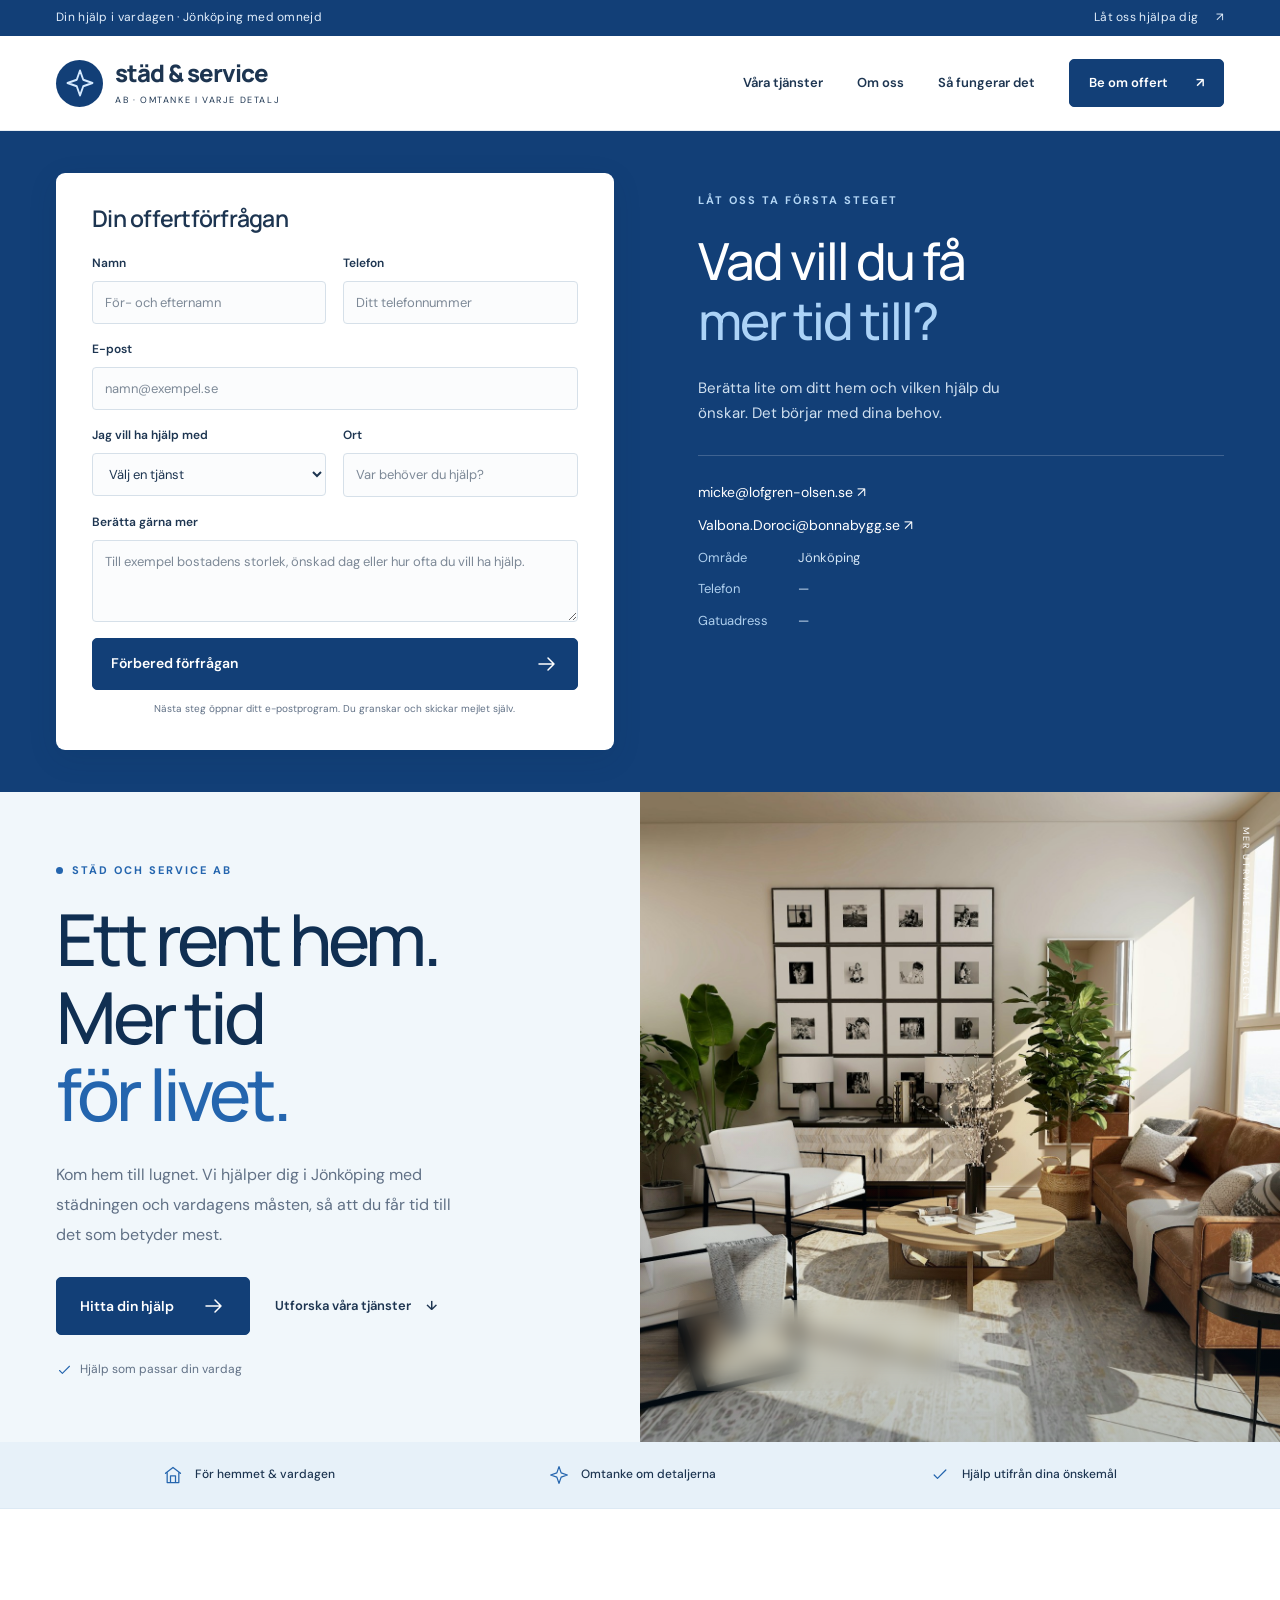
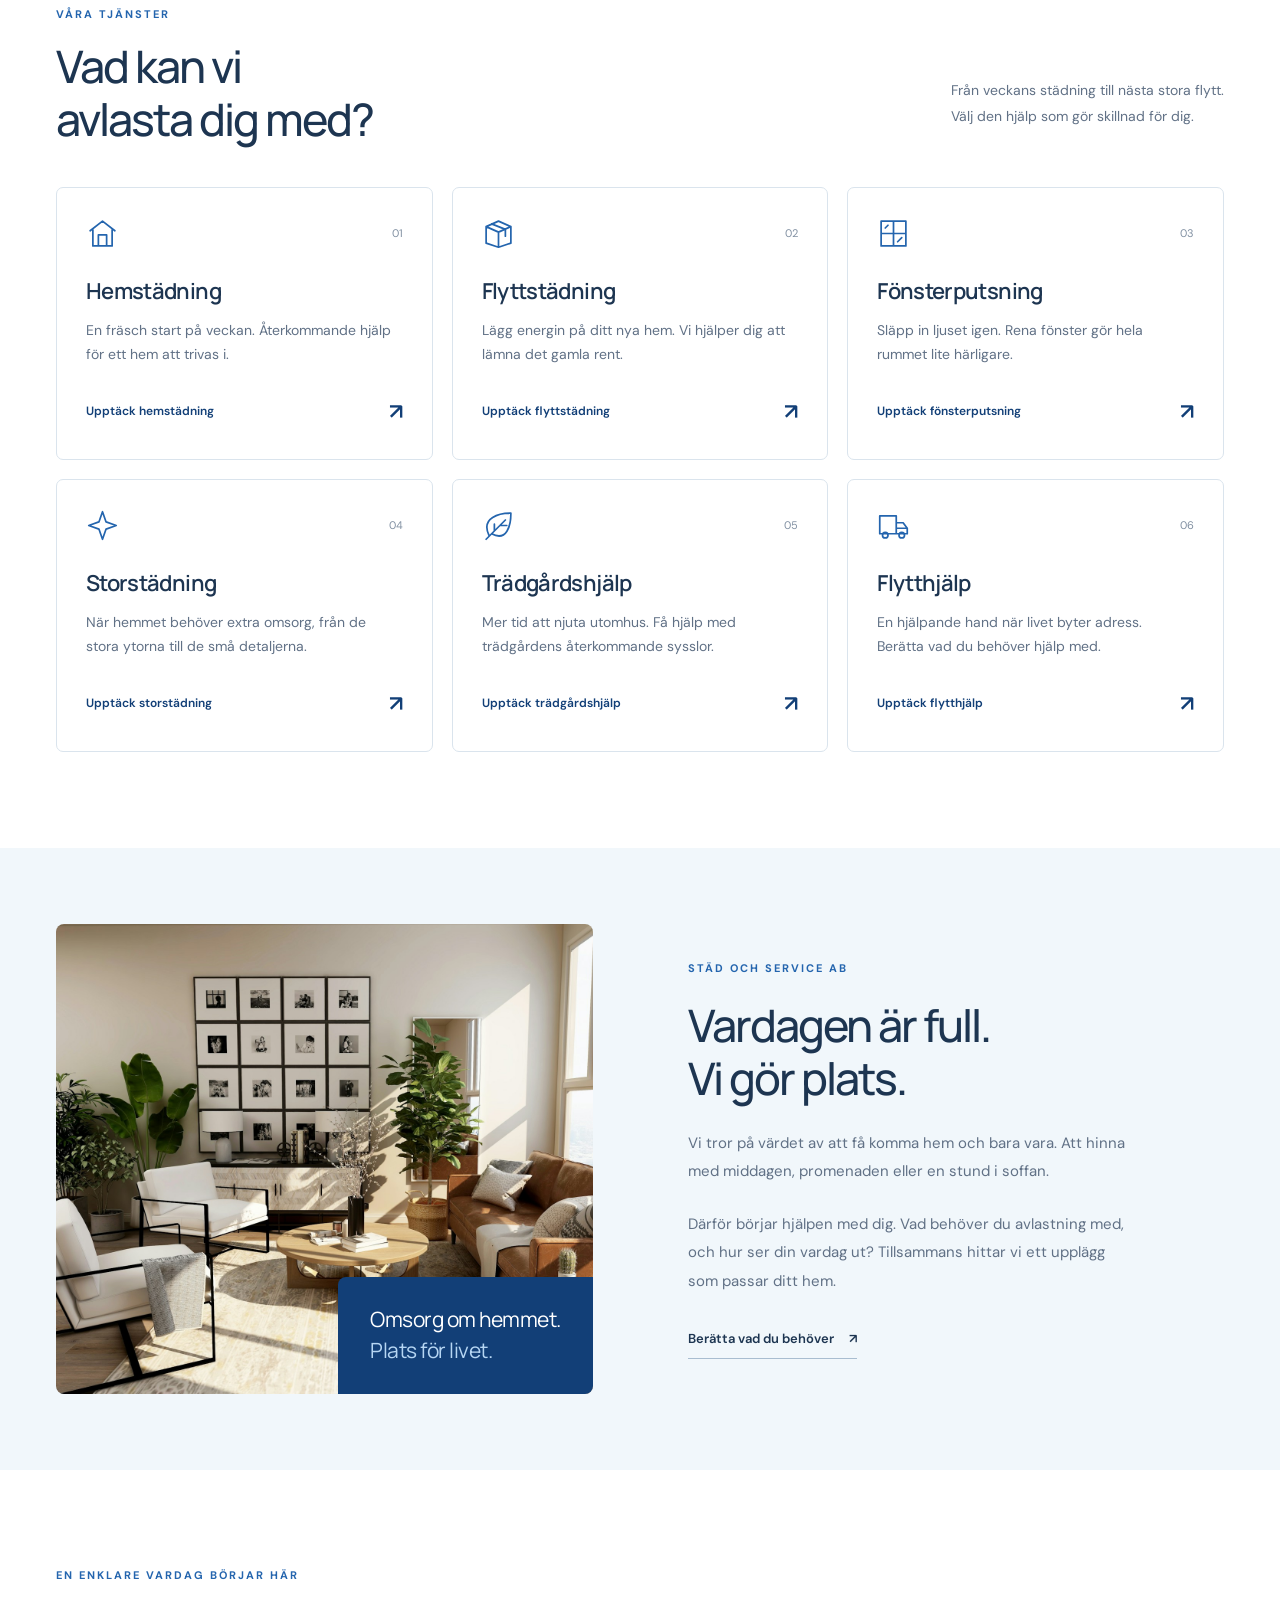
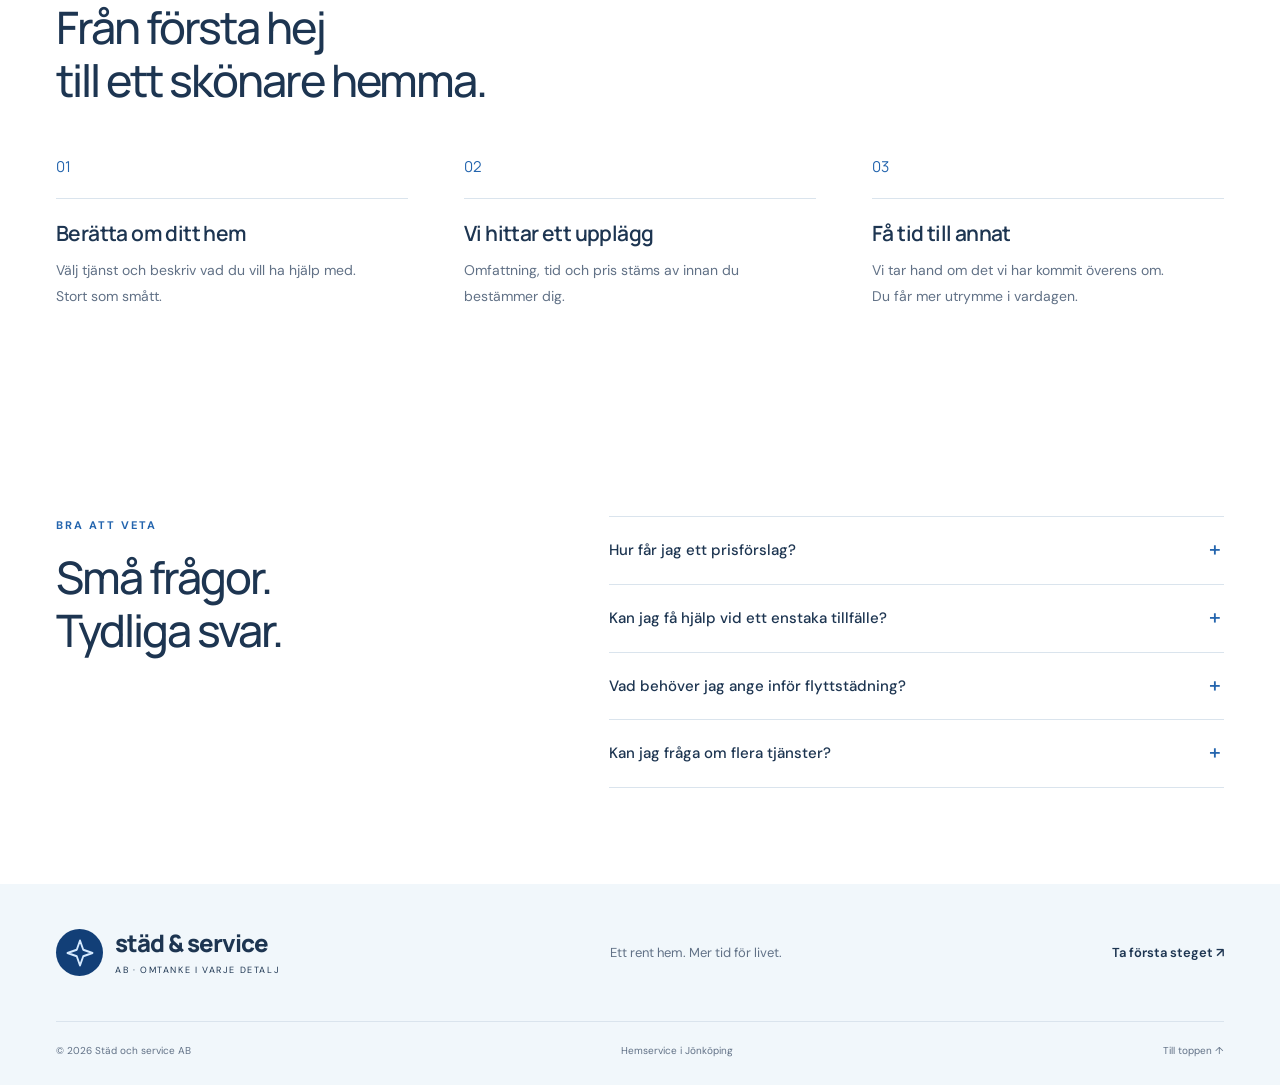
<file: index.html>
<!doctype html>
<html lang="sv">
<head>
  <meta charset="utf-8"><meta name="viewport" content="width=device-width,initial-scale=1">
  <title>Städ och service AB — Ett rent hem. Mer tid för livet.</title>
  <meta name="description" content="Upptäck hemstädning, flyttstädning, fönsterputs och hjälp i trädgården hos Städ och service AB.">
  <meta name="theme-color" content="#103e75">
  <link rel="icon" href="assets/favicon.svg" type="image/svg+xml"><link rel="stylesheet" href="style.css">
</head>
<body>
<svg class="svg-library" xmlns="http://www.w3.org/2000/svg" aria-hidden="true"><defs>
<symbol id="spark" viewBox="0 0 24 24"><path d="m12 2 2.6 7.4L22 12l-7.4 2.6L12 22l-2.6-7.4L2 12l7.4-2.6Z"/></symbol>
<symbol id="house" viewBox="0 0 24 24"><path d="m3 10 9-7 9 7M5 9v12h14V9M9 21v-8h6v8"/></symbol>
<symbol id="box" viewBox="0 0 24 24"><path d="m3 7 9-4 9 4v12l-9 3-9-3ZM3 7l9 4 9-4M12 11v11M7 5l10 4v5"/></symbol>
<symbol id="window" viewBox="0 0 24 24"><path d="M3 3h18v18H3ZM12 3v18M3 12h18M6 8l2-2M15 18l3-3"/></symbol>
<symbol id="leaf" viewBox="0 0 24 24"><path d="M5 19C-1 6 13 3 21 3c0 9-3 21-14 15M3 22 17 8M9 16v-5M13 12h5"/></symbol>
<symbol id="truck" viewBox="0 0 24 24"><path d="M2 5h12v13H2ZM14 10h5l3 4v4h-8M14 14h8"/><circle cx="6" cy="19" r="2"/><circle cx="18" cy="19" r="2"/></symbol>
<symbol id="check" viewBox="0 0 24 24"><path d="m5 12 4 4L19 6"/></symbol>
<symbol id="arrow" viewBox="0 0 24 24"><path d="M4 12h15m-6-6 6 6-6 6"/></symbol>
</defs></svg>
<a class="skip" href="#main">Hoppa till innehållet</a>
<div class="topbar"><div class="wrap"><span>Din hjälp i vardagen · Jönköping med omnejd</span><a href="#kontakt">Låt oss hjälpa dig <span aria-hidden="true">↗</span></a></div></div>
<header><div class="wrap nav"><a href="#" class="brand" aria-label="Städ och service AB, startsida"><span class="brand-icon"><svg><use href="#spark"/></svg></span><span>städ & service<span class="brand-sub">AB · OMTANKE I VARJE DETALJ</span></span></a><button class="menu-toggle" aria-expanded="false" aria-controls="navigation" aria-label="Öppna meny"><span></span><span></span></button><nav id="navigation" aria-label="Huvudmeny"><a href="#tjanster">Våra tjänster</a><a href="#om-oss">Om oss</a><a href="#sa-funkar-det">Så fungerar det</a><a class="button small" href="#kontakt">Be om offert <span>↗</span></a></nav></div></header>
<main id="main">
<section id="kontakt" class="contact"><div class="wrap contact-grid"><form id="quote-form"><h1 class="quote-heading">Din offertförfrågan</h1><div class="form-row"><label>Namn<input name="name" autocomplete="name" placeholder="För- och efternamn" required maxlength="100"></label><label>Telefon<input name="phone" type="tel" autocomplete="tel" placeholder="Ditt telefonnummer" maxlength="40"></label></div><label>E-post<input name="email" type="email" autocomplete="email" placeholder="namn@exempel.se" required maxlength="150"></label><div class="form-row"><label>Jag vill ha hjälp med<select name="service" id="service-select" required><option value="">Välj en tjänst</option>Hemstädning</option><option>Flyttstädning</option><option>Fönsterputsning</option><option>Storstädning</option><option>Trädgårdshjälp</option><option>Flytthjälp</option><option>Övrig hjälp</option></select></label><label>Ort<input name="city" autocomplete="address-level2" placeholder="Var behöver du hjälp?" required maxlength="100"></label></div><label>Berätta gärna mer<textarea name="message" rows="3" placeholder="Till exempel bostadens storlek, önskad dag eller hur ofta du vill ha hjälp." maxlength="2500"></textarea></label><button class="button" type="submit">Förbered förfrågan <svg><use href="#arrow"/></svg></button><p class="form-note">Nästa steg öppnar ditt e-postprogram. Du granskar och skickar mejlet själv.</p></form><div class="contact-copy"><div class="eyebrow">LÅT OSS TA FÖRSTA STEGET</div><h2>Vad vill du få<br><em>mer tid till?</em></h2><p>Berätta lite om ditt hem och vilken hjälp du önskar. Det börjar med dina behov.</p><div class="contact-details"><a href="mailto:micke@lofgren-olsen.se">micke@lofgren-olsen.se ↗</a><a href="mailto:Valbona.Doroci@bonnabygg.se">Valbona.Doroci@bonnabygg.se ↗</a><p><span>Område</span>Jönköping</p><p><span>Telefon</span><span aria-label="Telefonnummer saknas">—</span></p><p><span>Gatuadress</span><span aria-label="Gatuadress saknas">—</span></p></div></div></div></section>
<section class="hero"><div class="hero-copy"><div class="eyebrow"><span></span> STÄD OCH SERVICE AB</div><h2 class="hero-title">Ett rent hem.<br>Mer tid<br><em>för livet.</em></h2><p>Kom hem till lugnet. Vi hjälper dig i Jönköping med städningen och vardagens måsten, så att du får tid till det som betyder mest.</p><div class="hero-actions"><a href="#kontakt" class="button">Hitta din hjälp <svg><use href="#arrow"/></svg></a><a class="text-link" href="#tjanster">Utforska våra tjänster <span>↓</span></a></div><div class="hero-note"><svg><use href="#check"/></svg> Hjälp som passar din vardag</div></div><div class="hero-image"><img src="assets/home.jpg" alt="Ett ljust, välstädat vardagsrum med mjuk soffa och naturliga material" fetchpriority="high"><div class="image-wash"></div><div class="image-caption"><span class="caption-icon"><svg><use href="#spark"/></svg></span><div>Skönt att komma hem.<small>Vi tar hand om resten.</small></div></div><div class="photo-label">MER UTRYMME FÖR VARDAGEN</div></div></section>
<div class="promise-strip"><div class="wrap"><span><svg><use href="#house"/></svg> För hemmet & vardagen</span><span><svg><use href="#spark"/></svg> Omtanke om detaljerna</span><span><svg><use href="#check"/></svg> Hjälp utifrån dina önskemål</span></div></div>
<section id="tjanster" class="section wrap"><div class="section-heading"><div><div class="eyebrow">VÅRA TJÄNSTER</div><h2>Vad kan vi<br>avlasta dig med?</h2></div><p>Från veckans städning till nästa stora flytt.<br>Välj den hjälp som gör skillnad för dig.</p></div><div class="services">
<button class="service" data-service="Hemstädning"><span class="service-top"><svg><use href="#house"/></svg><span>01</span></span><h3>Hemstädning</h3><p>En fräsch start på veckan. Återkommande hjälp för ett hem att trivas i.</p><span class="service-link">Upptäck hemstädning <span>↗</span></span></button>
<button class="service" data-service="Flyttstädning"><span class="service-top"><svg><use href="#box"/></svg><span>02</span></span><h3>Flyttstädning</h3><p>Lägg energin på ditt nya hem. Vi hjälper dig att lämna det gamla rent.</p><span class="service-link">Upptäck flyttstädning <span>↗</span></span></button>
<button class="service" data-service="Fönsterputsning"><span class="service-top"><svg><use href="#window"/></svg><span>03</span></span><h3>Fönsterputsning</h3><p>Släpp in ljuset igen. Rena fönster gör hela rummet lite härligare.</p><span class="service-link">Upptäck fönsterputsning <span>↗</span></span></button>
<button class="service" data-service="Storstädning"><span class="service-top"><svg><use href="#spark"/></svg><span>04</span></span><h3>Storstädning</h3><p>När hemmet behöver extra omsorg, från de stora ytorna till de små detaljerna.</p><span class="service-link">Upptäck storstädning <span>↗</span></span></button>
<button class="service" data-service="Trädgårdshjälp"><span class="service-top"><svg><use href="#leaf"/></svg><span>05</span></span><h3>Trädgårdshjälp</h3><p>Mer tid att njuta utomhus. Få hjälp med trädgårdens återkommande sysslor.</p><span class="service-link">Upptäck trädgårdshjälp <span>↗</span></span></button>
<button class="service" data-service="Flytthjälp"><span class="service-top"><svg><use href="#truck"/></svg><span>06</span></span><h3>Flytthjälp</h3><p>En hjälpande hand när livet byter adress. Berätta vad du behöver hjälp med.</p><span class="service-link">Upptäck flytthjälp <span>↗</span></span></button>
</div></section>
<section class="about" id="om-oss"><div class="wrap about-grid"><div class="about-visual"><img src="assets/home.jpg" alt="Lugn och trivsam hemmiljö" loading="lazy"><div class="about-stamp">Omsorg om hemmet.<br><em>Plats för livet.</em></div></div><div class="about-copy"><div class="eyebrow">STÄD OCH SERVICE AB</div><h2>Vardagen är full.<br>Vi gör plats.</h2><p>Vi tror på värdet av att få komma hem och bara vara. Att hinna med middagen, promenaden eller en stund i soffan.</p><p>Därför börjar hjälpen med dig. Vad behöver du avlastning med, och hur ser din vardag ut? Tillsammans hittar vi ett upplägg som passar ditt hem.</p><a href="#kontakt" class="text-link">Berätta vad du behöver <span>↗</span></a></div></div></section>
<section id="sa-funkar-det" class="section wrap process"><div class="eyebrow">EN ENKLARE VARDAG BÖRJAR HÄR</div><h2>Från första hej<br>till ett skönare hemma.</h2><div class="steps"><div><span class="step-number">01</span><h3>Berätta om ditt hem</h3><p>Välj tjänst och beskriv vad du vill ha hjälp med. Stort som smått.</p></div><div><span class="step-number">02</span><h3>Vi hittar ett upplägg</h3><p>Omfattning, tid och pris stäms av innan du bestämmer dig.</p></div><div><span class="step-number">03</span><h3>Få tid till annat</h3><p>Vi tar hand om det vi har kommit överens om. Du får mer utrymme i vardagen.</p></div></div></section>

<section class="faq section wrap"><div><div class="eyebrow">BRA ATT VETA</div><h2>Små frågor.<br>Tydliga svar.</h2></div><div class="faq-list"><details><summary>Hur får jag ett prisförslag?</summary><p>Beskriv vilken tjänst du är intresserad av, var du bor och omfattningen. För städning hjälper det att ange bostadens storlek och hur ofta du önskar hjälp. Fyll i formuläret för att förbereda ett mejl till oss. Du kan också mejla oss direkt.</p></details><details><summary>Kan jag få hjälp vid ett enstaka tillfälle?</summary><p>Du kan ange både ett enstaka tillfälle och önskemål om återkommande hjälp i din förfrågan. Upplägg och tillgänglighet behöver sedan bekräftas.</p></details><details><summary>Vad behöver jag ange inför flyttstädning?</summary><p>Beskriv bostadstyp, antal kvadratmeter, antal fönster och önskat datum. Ange gärna om förråd, balkong eller andra extra utrymmen ingår.</p></details><details><summary>Kan jag fråga om flera tjänster?</summary><p>Absolut. Välj den huvudsakliga tjänsten och beskriv övriga önskemål i meddelandet, så finns allt samlat i ditt underlag.</p></details></div></section>
</main>
<footer><div class="wrap footer-top"><a class="brand" href="#"><span class="brand-icon"><svg><use href="#spark"/></svg></span><span>städ & service<span class="brand-sub">AB · OMTANKE I VARJE DETALJ</span></span></a><p>Ett rent hem. Mer tid för livet.</p><a href="#kontakt">Ta första steget ↗</a></div><div class="wrap footer-bottom"><span>© <span id="year">2026</span> Städ och service AB</span><span>Hemservice i Jönköping</span><a href="#">Till toppen ↑</a></div></footer>
<dialog id="service-dialog" aria-labelledby="service-title"><button class="close" aria-label="Stäng">×</button><div class="eyebrow">HJÄLP I VARDAGEN</div><h2 id="service-title"></h2><p id="service-description"></p><h3>Bra att ange i din förfrågan</h3><p id="service-tip"></p><p class="dialog-note">Omfattning, pris och tillgänglighet bekräftas vid kontakt.</p><button id="choose-service" class="button">Välj den här tjänsten <span>↗</span></button></dialog>
<dialog id="quote-dialog" aria-labelledby="quote-title"><button class="close" aria-label="Stäng">×</button><div class="eyebrow">DITT UNDERLAG ÄR KLART</div><h2 id="quote-title">En bra början.</h2><p>Granska din förfrågan och öppna den i ditt e-postprogram. Du skickar själv mejlet därifrån. Inget har skickats ännu.</p><pre id="quote-summary"></pre><a class="button" id="email-quote" href="#">Öppna e-postprogram <span>↗</span></a><button class="download-link" id="download-quote">Spara underlaget som text ↓</button></dialog>
<script src="app.js" defer></script>
</body></html>
</file>
<file: style.css>
@import url('https://fonts.googleapis.com/css2?family=DM+Sans:wght@400;450;500;550;600;650;700&family=Manrope:wght@400;500;600;650;700;750;800&display=swap');
:root{--navy:#123f77;--deep:#102f52;--blue:#2465ae;--sky:#dceefa;--pale:#f1f7fb;--ink:#1d3551;--muted:#617186;--line:#dae4ed;--white:#fff}*{box-sizing:border-box}html{scroll-behavior:smooth;scroll-padding-top:105px}body{margin:0;color:var(--ink);background:#fff;font:16px/1.65 'DM Sans',Arial,sans-serif}button,input,select,textarea{font:inherit}button,a,input,select,textarea{-webkit-tap-highlight-color:transparent}button,a{touch-action:manipulation}button{cursor:pointer}a{color:inherit;text-decoration:none}svg{width:24px;height:24px;fill:none;stroke:currentColor;stroke-width:1.5;stroke-linecap:round;stroke-linejoin:round;flex-shrink:0}.svg-library{position:absolute;width:0;height:0;overflow:hidden}.wrap{width:calc(100% - 112px);max-width:1280px;margin:auto}.topbar{background:var(--navy);color:#e3effc;font-size:12px;letter-spacing:.025em}.topbar .wrap{display:flex;justify-content:space-between;align-items:center;height:36px}.topbar a span{margin-left:14px}header{position:sticky;top:0;z-index:10;background:#fff;border-bottom:1px solid #e7edf3}.nav{height:94px;display:flex;justify-content:space-between;align-items:center}.brand{display:inline-flex;gap:12px;align-items:center;font-family:Manrope,Arial,sans-serif;font-size:24px;font-weight:800;line-height:1.15;letter-spacing:-1px;white-space:nowrap}.brand-icon{width:47px;height:47px;background:var(--navy);border-radius:50%;color:#d5eaff;display:grid;place-items:center}.brand-icon svg{width:30px;height:30px}.brand-sub{font:9px/1.4 'DM Sans',Arial,sans-serif;letter-spacing:1.6px;display:block;margin-top:7px}.nav nav{display:flex;gap:34px;align-items:center;font-size:13px;font-weight:600}.nav nav>a:not(.button):hover{color:var(--blue)}.button{display:inline-flex;gap:28px;justify-content:center;align-items:center;background:var(--navy);color:white;border:1px solid var(--navy);border-radius:5px;font-weight:600;font-size:14px;padding:16px 23px;transition:background .2s,transform .2s}.button:hover{background:#215a9b;transform:translateY(-2px)}.button.small{padding:12px 19px;font-size:13px}.hero{display:grid;grid-template-columns:1fr 1fr;min-height:650px;background:var(--pale);overflow:hidden}.hero-copy{padding:66px 50px 59px max(56px,calc((100vw - 1280px)/2));align-self:center}.eyebrow{font-size:11px;font-weight:700;letter-spacing:2px;color:var(--blue);display:flex;align-items:center;gap:9px;margin-bottom:22px}.eyebrow>span{display:inline-block;width:7px;height:7px;border-radius:50%;background:var(--blue)}h1,h2,h3{font-family:Manrope,Arial,sans-serif;font-weight:500;margin:0;line-height:1.08;letter-spacing:-2.5px}.hero-title{font-size:clamp(54px,5.6vw,84px);color:var(--deep);font-weight:500;letter-spacing:-4px} .hero-title em,h2 em{font-style:normal;color:var(--blue)}.hero-copy>p{max-width:415px;font-size:16px;line-height:1.85;color:var(--muted);margin:27px 0 28px}.hero-actions{display:flex;align-items:center;gap:25px}.text-link{font-weight:600;font-size:13px;display:inline-flex;gap:15px;align-items:center}.text-link:hover{color:var(--blue)}.hero-note{display:flex;align-items:center;gap:7px;font-size:12px;color:var(--muted);margin-top:25px}.hero-note svg{width:17px;height:17px;color:var(--blue)}.hero-image{position:relative;min-height:100%}.hero-image>img{width:100%;height:100%;position:absolute;object-fit:cover;object-position:47% 50%}.image-wash{position:absolute;inset:0;background:linear-gradient(0deg,rgba(10,40,68,.27),transparent 50%)}.image-caption{position:absolute;bottom:51px;left:38px;background:rgba(255,255,255,.94);backdrop-filter:blur(10px);display:flex;gap:15px;align-items:center;padding:20px 28px 20px 20px;border-radius:7px;box-shadow:0 10px 40px #0e2d4720;font-family:Manrope,Arial,sans-serif;font-weight:600;font-size:17px;letter-spacing:-.3px}.image-caption small{display:block;font-family:'DM Sans',Arial,sans-serif;font-size:12px;font-weight:400;color:var(--muted);margin-top:3px}.caption-icon{display:grid;place-items:center;background:#e5f1fb;color:var(--blue);width:45px;height:45px;border-radius:50%}.photo-label{position:absolute;top:35px;right:27px;writing-mode:vertical-rl;color:white;letter-spacing:2px;font-size:9px}.promise-strip{background:#e7f1f9;border-bottom:1px solid #dce9f4}.promise-strip .wrap{display:flex;justify-content:space-around;align-items:center;padding:23px 0}.promise-strip span{display:flex;align-items:center;gap:12px;font-size:12px;font-weight:500}.promise-strip svg{color:var(--blue);width:20px;height:20px}.section{padding-top:96px;padding-bottom:96px}h2{font-size:clamp(34px,3.5vw,50px);line-height:1.18;letter-spacing:-2px}.section-heading{display:flex;justify-content:space-between;align-items:flex-end;gap:30px;margin-bottom:41px}.section-heading .eyebrow{margin-bottom:17px}.section-heading>p{font-size:14px;color:var(--muted);line-height:1.85;padding-bottom:2px}.services{display:grid;grid-template-columns:repeat(3,1fr);gap:19px}.service{background:#fff;border:1px solid var(--line);border-radius:7px;text-align:left;padding:29px;transition:background .2s,transform .2s,border-color .2s;color:var(--ink)}.service:hover{background:var(--pale);border-color:#8db4d7;transform:translateY(-4px)}.service-top{display:flex;justify-content:space-between;align-items:center;margin-bottom:30px}.service-top>svg{width:33px;height:33px;color:var(--blue);stroke-width:1.25}.service-top>span{font-size:11px;color:#8190a2}.service h3{font-size:22px;font-weight:600;letter-spacing:-.65px}.service p{font-size:14px;color:var(--muted);line-height:1.75;max-width:310px;margin:14px 0 26px;min-height:50px}.service-link{display:flex;align-items:center;justify-content:space-between;font-size:12px;color:var(--navy);font-weight:600}.service-link>span{font-size:22px}.about{background:var(--pale);padding:76px 0}.about-grid{display:grid;grid-template-columns:1fr 1fr;gap:95px;align-items:center}.about-visual{height:470px;position:relative;overflow:hidden;border-radius:8px}.about-visual>img{width:100%;height:100%;object-fit:cover;object-position:25% 50%;transform:scale(1.1)}.about-stamp{position:absolute;bottom:0;right:0;background:var(--navy);color:white;padding:27px 32px;border-top-left-radius:8px;font-size:21px;font-family:Manrope,Arial,sans-serif;line-height:1.5;letter-spacing:-.5px}.about-stamp em{font-style:normal;color:#b6d6f3}.about-copy>p{font-size:15px;color:var(--muted);max-width:440px;line-height:1.9;margin:24px 0}.about-copy>.text-link{margin-top:9px;border-bottom:1px solid #a9bdd0;padding-bottom:8px}.process .eyebrow{margin-bottom:17px}.steps{display:grid;grid-template-columns:repeat(3,1fr);gap:56px;margin-top:48px}.step-number{display:block;font-family:Manrope,Arial,sans-serif;font-size:15px;color:var(--blue);border-bottom:1px solid var(--line);padding-bottom:18px;margin-bottom:23px}.steps h3{font-size:21px;letter-spacing:-.6px;font-weight:600}.steps p{font-size:14px;color:var(--muted);max-width:310px;line-height:1.85}.contact{background:var(--navy);color:white;padding:85px 0}.contact-grid{display:grid;grid-template-columns:1fr 1.06fr;gap:84px;align-items:start}.contact-copy{padding-top:18px}.contact .eyebrow{color:#b3d6f5}.contact h2{font-size:clamp(36px,4vw,56px);line-height:1.17}.contact h2 em{color:#acd3f7}.contact-copy>p{font-size:15px;color:#d0e0f0;max-width:350px;margin-top:25px}.contact-note{display:flex;align-items:center;gap:17px;margin-top:40px;font-size:16px;line-height:1.6}.contact-note svg{width:42px;height:42px;color:#afd4f6;stroke-width:1}.contact-copy .demo-note{font-size:12px;color:#c6d9ec;border-top:1px solid #ffffff30;padding-top:23px;margin-top:40px}.contact form{background:white;color:var(--ink);border-radius:9px;padding:33px 36px;box-shadow:0 8px 30px #092d491c}form h3{font-size:23px;font-weight:600;letter-spacing:-.75px;margin:0 0 23px}label{display:flex;flex-direction:column;font-size:12px;font-weight:600;gap:7px;margin-bottom:16px}.form-row{display:grid;grid-template-columns:1fr 1fr;gap:17px}input,textarea,select{width:100%;min-width:0;background:#fbfcfd;border:1px solid #d6e0e9;border-radius:4px;color:var(--ink);padding:11px 12px;font-size:13px;font-weight:400;line-height:1.5}textarea{resize:vertical}input::placeholder,textarea::placeholder{color:#7d8997}form .button{width:100%;justify-content:space-between;padding:13px 18px}.form-note{font-size:10px;text-align:center;color:var(--muted);margin-bottom:0;line-height:1.7}.faq{display:grid;grid-template-columns:1fr 1.3fr;gap:80px}.faq .eyebrow{margin-bottom:17px}details{border-bottom:1px solid var(--line)}details:first-child{border-top:1px solid var(--line)}summary{list-style:none;cursor:pointer;font-size:15px;font-weight:500;padding:21px 30px 21px 0;position:relative}summary::-webkit-details-marker{display:none}summary:after{content:'+';position:absolute;right:3px;font-size:21px;top:15px;color:var(--blue)}details[open] summary:after{content:'−'}details p{color:var(--muted);font-size:14px;line-height:1.85;margin:0 25px 24px 0}footer{background:var(--pale)}.footer-top{display:flex;justify-content:space-between;align-items:center;gap:20px;padding:45px 0}.footer-top p{font-size:13px;color:var(--muted)}.footer-top>a:last-child{font-size:13px;font-weight:600}.footer-bottom{border-top:1px solid var(--line);display:flex;gap:20px;justify-content:space-between;padding:21px 0 25px;color:var(--muted);font-size:10px}dialog{color:var(--ink);border:0;border-radius:10px;padding:40px;max-width:580px;width:calc(100% - 32px);max-height:85vh;box-shadow:0 20px 100px #0d2b5350}dialog::backdrop{background:#091d3d80;backdrop-filter:blur(4px)}dialog h2{font-size:35px;margin-bottom:22px}dialog h3{font-size:18px;letter-spacing:-.5px;margin-top:25px}dialog p{color:var(--muted);font-size:14px;line-height:1.8}.dialog-note{background:var(--pale);padding:12px;border-radius:4px}.close{position:absolute;right:13px;top:9px;width:36px;height:36px;background:transparent;border:0;font-size:28px;color:var(--muted)}dialog .button{margin-top:10px}pre{white-space:pre-wrap;overflow-wrap:anywhere;background:var(--pale);padding:20px;font:13px/1.8 'DM Sans',Arial,sans-serif;max-height:300px;overflow:auto}.menu-toggle{display:none}.skip{position:fixed;top:-100px;left:20px;background:white;color:var(--navy);padding:10px 20px;z-index:100}.skip:focus{top:10px}:focus-visible{outline:3px solid #57a4e9;outline-offset:5px}input:focus,select:focus,textarea:focus{outline:2px solid #80b6e5;outline-offset:1px;border-color:var(--blue)}
@media(min-width:1600px){.hero-copy{padding-left:max(56px,calc((100vw - 1280px)/2))}.hero{min-height:710px}}
@media(max-width:1100px){.wrap{width:calc(100% - 64px)}.nav nav{gap:22px}.hero-copy{padding-left:32px;padding-right:28px}.hero-actions{align-items:flex-start;flex-direction:column;gap:16px}.hero{min-height:630px}.hero-title{font-size:66px}.about-grid{gap:48px}.contact-grid{gap:40px}.contact form{padding:27px}.service{padding:23px}.faq{gap:40px}.brand{font-size:21px}.footer-top p{display:none}}
@media(max-width:800px){.wrap{width:calc(100% - 40px)}.topbar .wrap{height:32px;font-size:10px}.topbar a{display:none}.nav{height:77px}.brand{font-size:21px}.brand-icon{width:41px;height:41px}.brand-sub{font-size:8px;letter-spacing:1.2px}.menu-toggle{display:flex;flex-direction:column;justify-content:center;gap:6px;background:transparent;border:1px solid var(--line);border-radius:4px;width:43px;height:41px;padding:11px}.menu-toggle span{display:block;width:19px;height:1.5px;background:var(--navy)}.nav nav{display:none;position:absolute;top:77px;left:0;right:0;background:white;padding:24px;box-shadow:0 10px 20px #153f7810;border-top:1px solid var(--line)}.nav nav.open{display:flex;flex-direction:column;align-items:stretch;gap:20px}.hero{grid-template-columns:1fr}.hero-copy{padding:47px 24px 43px}.hero .eyebrow{font-size:10px;margin-bottom:21px}.hero-title{font-size:67px;letter-spacing:-3.7px}.hero-copy>p{max-width:480px;font-size:15px;margin:23px 0}.hero-actions{flex-direction:row;align-items:center;gap:22px}.hero-actions .text-link{font-size:12px}.hero-image{height:395px;min-height:0}.hero-image>img{object-position:center 55%}.image-caption{left:24px;bottom:25px;padding:15px 22px 15px 15px;font-size:16px}.photo-label{top:25px;right:20px}.hero-note{margin-top:21px}.promise-strip .wrap{padding:21px 0;flex-wrap:wrap;gap:13px;justify-content:center}.promise-strip span{font-size:10px;gap:6px}.promise-strip svg{width:16px;height:16px}.section{padding-top:65px;padding-bottom:65px}.section-heading{display:block;margin-bottom:30px}.section-heading>p{margin:20px 0 0}h2{font-size:39px;letter-spacing:-1.6px}.services{grid-template-columns:repeat(2,1fr);gap:14px}.service{padding:22px}.service-top{margin-bottom:24px}.service h3{font-size:21px}.service p{font-size:13px;min-height:67px}.service-link{font-size:11px}.about{padding:50px 0}.about-grid{grid-template-columns:1fr;gap:37px}.about-visual{height:370px}.about-copy{padding:0 4px}.about-copy>p{max-width:100%}.steps{gap:25px;margin-top:32px}.steps h3{font-size:18px;line-height:1.3}.steps p{font-size:13px}.contact{padding:55px 0}.contact-grid{grid-template-columns:1fr;gap:30px}.contact-copy{padding-top:0}.contact h2{font-size:44px}.contact-copy>p{max-width:460px}.contact-note{display:none}.contact-copy .demo-note{margin-top:24px;padding-top:19px}.contact form{padding:28px}.faq{grid-template-columns:1fr;gap:32px}.footer-top{padding:32px 0;flex-wrap:wrap;gap:27px}.footer-bottom{flex-wrap:wrap;gap:10px;font-size:9px}.footer-bottom span:nth-child(2){order:3;width:100%}}
@media(max-width:420px){.hero-title{font-size:60px}.hero-actions{gap:16px}.hero-actions .button{padding:14px 16px;gap:17px;font-size:13px}.hero-actions .text-link{font-size:11px;gap:8px}.services{grid-template-columns:1fr}.service p{min-height:0;max-width:100%}.service-top{margin-bottom:20px}.service{padding:25px}.steps{grid-template-columns:1fr;gap:23px}.step-number{padding-bottom:10px;margin-bottom:15px}.steps p{max-width:100%;margin-bottom:0}.form-row{grid-template-columns:1fr;gap:0}.contact form{padding:24px 20px}dialog{padding:30px 23px}.hero-image{height:330px}}
@media(prefers-reduced-motion:reduce){html{scroll-behavior:auto}*{transition:none!important}}

.contact-details{margin-top:30px;padding-top:25px;border-top:1px solid #ffffff30;font-size:14px}.contact-details>a{display:block;margin-bottom:9px;overflow-wrap:anywhere;color:#fff}.contact-details>a:hover{text-decoration:underline}.contact-details>p{display:flex;gap:20px;margin:10px 0;color:#d2e4f5;font-size:13px}.contact-details>p>span:first-child{width:80px;color:#aecfee}.download-link{display:block;border:0;background:none;color:var(--navy);font-size:13px;padding:14px 0;text-decoration:underline}

/* Show the quote form first on desktop and mobile. */
.contact:first-child{padding:42px 0}.contact:first-child .contact-grid{grid-template-columns:1.06fr 1fr}.quote-heading{font-size:23px;font-weight:600;line-height:1.08;letter-spacing:-.75px;color:var(--ink);margin:0 0 23px}.hero-title{line-height:1.08}
@media(max-width:800px){.contact:first-child{padding:26px 0}.contact:first-child .contact-grid{grid-template-columns:1fr}}
</file>
